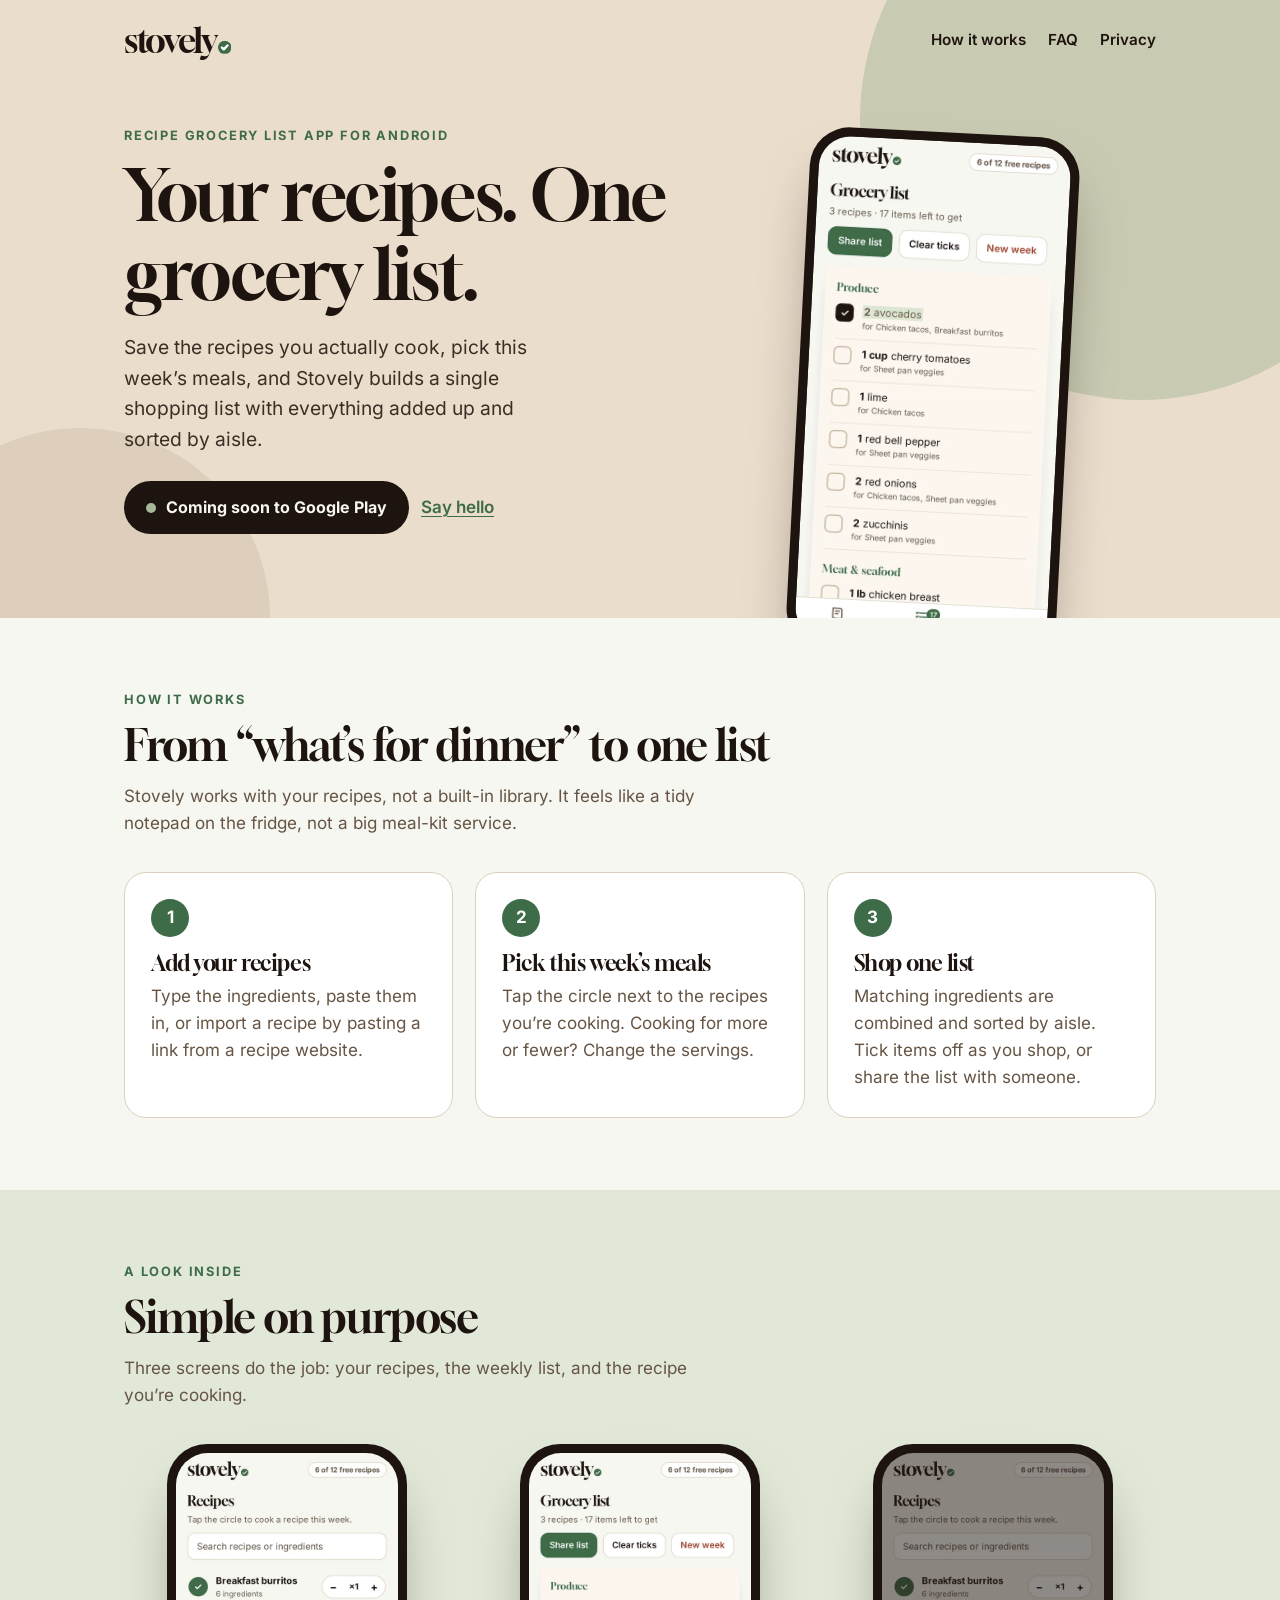
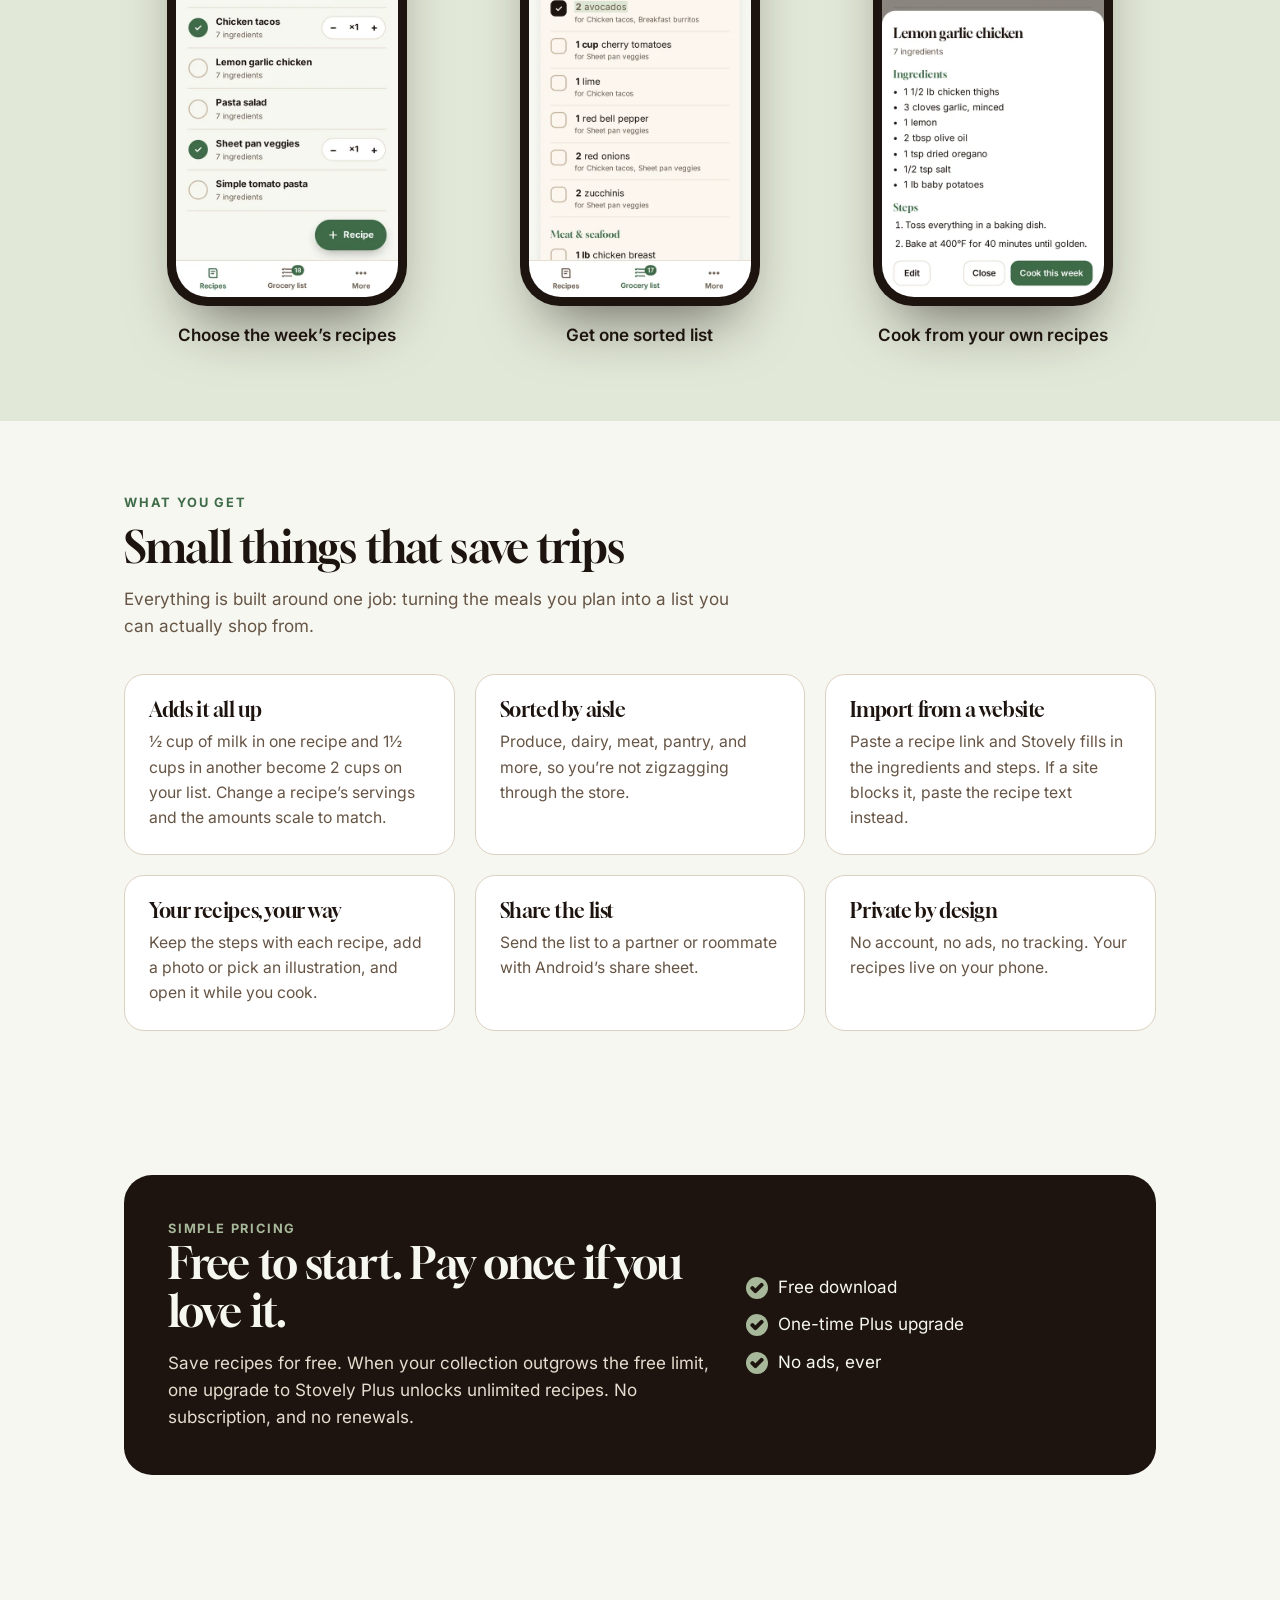
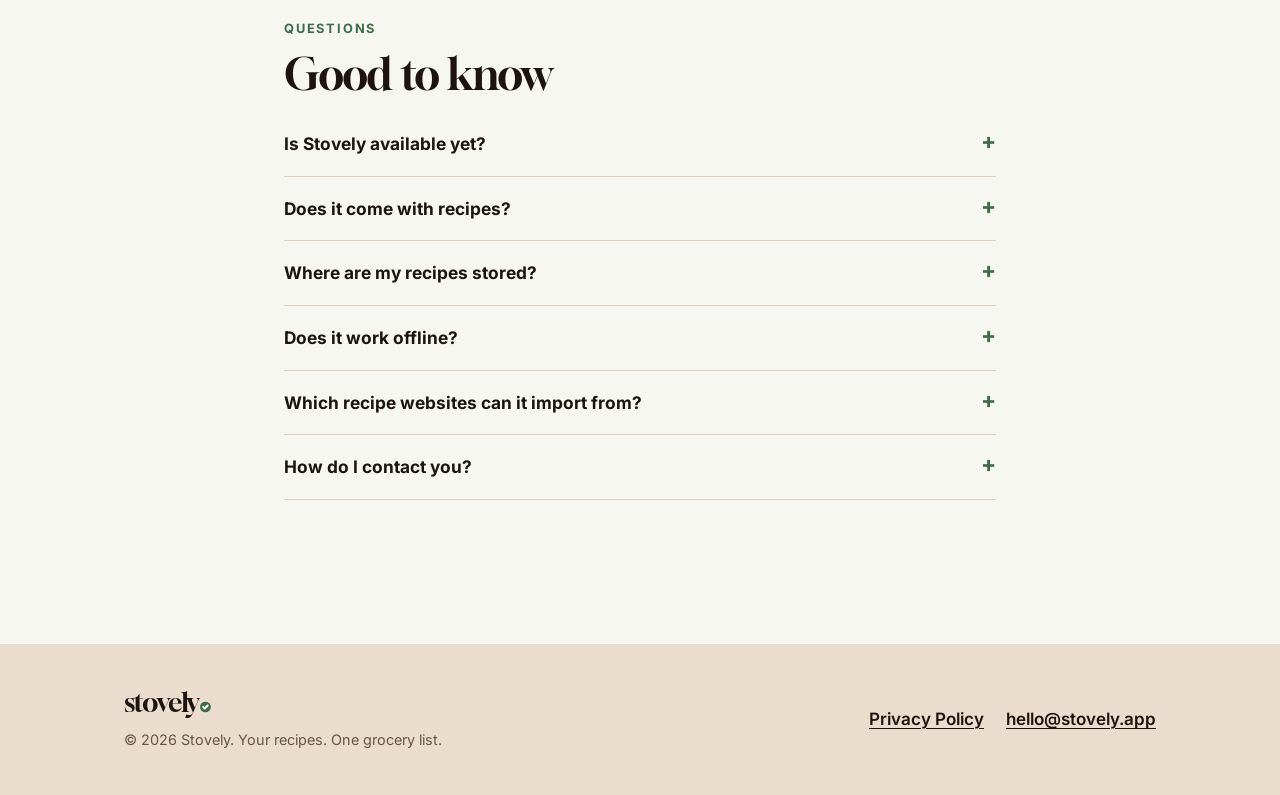
<file: index.html>
<!doctype html>
<html lang="en">
<head>
<meta charset="utf-8">
<meta name="viewport" content="width=device-width, initial-scale=1">
<title>Stovely: Recipe Grocery List</title>
<meta name="description" content="Stovely turns the recipes you actually cook into one combined grocery list, sorted by aisle. No account, no ads, and your recipes stay on your phone. Coming soon to Android.">
<link rel="canonical" href="https://stovely.app/">
<meta name="theme-color" content="#EBDDCC">
<meta name="color-scheme" content="light">
<link rel="icon" href="favicon-green.svg" type="image/svg+xml">
<link rel="icon" href="favicon-green-32.png" sizes="32x32" type="image/png">
<link rel="icon" href="favicon-green-48.png" sizes="48x48" type="image/png">
<link rel="shortcut icon" href="favicon.ico">
<link rel="apple-touch-icon" href="apple-touch-icon.png">
<meta property="og:type" content="website">
<meta property="og:site_name" content="Stovely">
<meta property="og:title" content="Stovely: Recipe Grocery List">
<meta property="og:description" content="Your recipes. One grocery list. Coming soon to Android.">
<meta property="og:url" content="https://stovely.app/">
<meta property="og:image" content="https://stovely.app/og-image.png">
<meta name="twitter:card" content="summary_large_image">
<link rel="preload" href="gloock-latin-400-normal.woff2" as="font" type="font/woff2" crossorigin>
<link rel="stylesheet" href="site.css?v=2">
</head>
<body>
<a class="skip" href="#main">Skip to content</a>

<div class="hero">
  <div class="wrap">
    <header class="site-head">
      <a class="wordmark" href="/" aria-label="Stovely home">stovely<svg viewBox="0 0 24 24" aria-hidden="true"><circle cx="12" cy="12" r="12" fill="#3E6B48"/><path d="M6.99 12.17L10.22 15.39L17.01 8.61" fill="none" stroke="#fff" stroke-width="4.32" stroke-linecap="round" stroke-linejoin="round"/></svg></a>
      <nav class="site-nav" aria-label="Main">
        <a href="#how">How it works</a>
        <a href="#faq">FAQ</a>
        <a href="privacy.html">Privacy</a>
      </nav>
    </header>

    <div class="hero-grid" id="main">
      <div class="hero-copy">
        <p class="eyebrow">Recipe grocery list app for Android</p>
        <h1>Your recipes. One grocery list.</h1>
        <p class="lede">Save the recipes you actually cook, pick this week&rsquo;s meals, and Stovely builds a single shopping list with everything added up and sorted by aisle.</p>
        <div class="cta-row">
          <span class="pill-soon"><i aria-hidden="true"></i>Coming soon to Google Play</span>
          <a class="link-quiet" href="mailto:hello@stovely.app">Say hello</a>
        </div>
      </div>
      <div class="phone-crop">
        <div class="phone"><img src="phone-list.webp" alt="The Stovely grocery list, with ingredients from three recipes combined and sorted by aisle"></div>
      </div>
    </div>
  </div>
</div>

<main>
  <section id="how">
    <div class="wrap">
      <p class="eyebrow">How it works</p>
      <h2>From &ldquo;what&rsquo;s for dinner&rdquo; to one list</h2>
      <p class="section-lede">Stovely works with your recipes, not a built-in library. It feels like a tidy notepad on the fridge, not a big meal-kit service.</p>
      <ol class="steps">
        <li><h3>Add your recipes</h3><p>Type the ingredients, paste them in, or import a recipe by pasting a link from a recipe website.</p></li>
        <li><h3>Pick this week&rsquo;s meals</h3><p>Tap the circle next to the recipes you&rsquo;re cooking. Cooking for more or fewer? Change the servings.</p></li>
        <li><h3>Shop one list</h3><p>Matching ingredients are combined and sorted by aisle. Tick items off as you shop, or share the list with someone.</p></li>
      </ol>
    </div>
  </section>

  <section class="shots" aria-labelledby="see">
    <div class="wrap">
      <p class="eyebrow">A look inside</p>
      <h2 id="see">Simple on purpose</h2>
      <p class="section-lede">Three screens do the job: your recipes, the weekly list, and the recipe you&rsquo;re cooking.</p>
      <div class="shots-grid">
        <figure><div class="phone"><img src="phone-recipes.webp" loading="lazy" alt="Stovely recipe list with three recipes selected for the week"></div><figcaption>Choose the week&rsquo;s recipes</figcaption></figure>
        <figure><div class="phone"><img src="phone-list.webp" loading="lazy" alt="Stovely grocery list sorted by aisle"></div><figcaption>Get one sorted list</figcaption></figure>
        <figure><div class="phone"><img src="phone-recipe.webp" loading="lazy" alt="A recipe open in Stovely with its ingredients and steps"></div><figcaption>Cook from your own recipes</figcaption></figure>
      </div>
    </div>
  </section>

  <section id="features">
    <div class="wrap">
      <p class="eyebrow">What you get</p>
      <h2>Small things that save trips</h2>
      <p class="section-lede">Everything is built around one job: turning the meals you plan into a list you can actually shop from.</p>
      <div class="feat">
        <article><h3>Adds it all up</h3><p>&frac12; cup of milk in one recipe and 1&frac12; cups in another become 2 cups on your list. Change a recipe&rsquo;s servings and the amounts scale to match.</p></article>
        <article><h3>Sorted by aisle</h3><p>Produce, dairy, meat, pantry, and more, so you&rsquo;re not zigzagging through the store.</p></article>
        <article><h3>Import from a website</h3><p>Paste a recipe link and Stovely fills in the ingredients and steps. If a site blocks it, paste the recipe text instead.</p></article>
        <article><h3>Your recipes, your way</h3><p>Keep the steps with each recipe, add a photo or pick an illustration, and open it while you cook.</p></article>
        <article><h3>Share the list</h3><p>Send the list to a partner or roommate with Android&rsquo;s share sheet.</p></article>
        <article><h3>Private by design</h3><p>No account, no ads, no tracking. Your recipes live on your phone.</p></article>
      </div>
    </div>
  </section>

  <section>
    <div class="wrap">
      <div class="price">
        <div>
          <p class="eyebrow" style="color:var(--sage)">Simple pricing</p>
          <h2>Free to start. Pay once if you love it.</h2>
          <p>Save recipes for free. When your collection outgrows the free limit, one upgrade to Stovely Plus unlocks unlimited recipes. No subscription, and no renewals.</p>
        </div>
        <ul>
          <li><svg viewBox="0 0 24 24" aria-hidden="true"><circle cx="12" cy="12" r="12" fill="#A7B89A"/><path d="M6.99 12.17L10.22 15.39L17.01 8.61" fill="none" stroke="#1E140F" stroke-width="4.32" stroke-linecap="round" stroke-linejoin="round"/></svg>Free download</li>
          <li><svg viewBox="0 0 24 24" aria-hidden="true"><circle cx="12" cy="12" r="12" fill="#A7B89A"/><path d="M6.99 12.17L10.22 15.39L17.01 8.61" fill="none" stroke="#1E140F" stroke-width="4.32" stroke-linecap="round" stroke-linejoin="round"/></svg>One-time Plus upgrade</li>
          <li><svg viewBox="0 0 24 24" aria-hidden="true"><circle cx="12" cy="12" r="12" fill="#A7B89A"/><path d="M6.99 12.17L10.22 15.39L17.01 8.61" fill="none" stroke="#1E140F" stroke-width="4.32" stroke-linecap="round" stroke-linejoin="round"/></svg>No ads, ever</li>
        </ul>
      </div>
    </div>
  </section>

  <section id="faq">
    <div class="wrap faq">
      <p class="eyebrow">Questions</p>
      <h2>Good to know</h2>
      <details><summary>Is Stovely available yet?</summary><p>Not yet. It&rsquo;s coming soon to Google Play for Android phones. There is no iPhone version at the moment.</p></details>
      <details><summary>Does it come with recipes?</summary><p>No. Stovely works with the recipes you add yourself, so your list always matches what you actually cook.</p></details>
      <details><summary>Where are my recipes stored?</summary><p>On your phone. Stovely has no accounts and no servers for your recipes, so we never see them. You can save a backup from the More screen.</p></details>
      <details><summary>Does it work offline?</summary><p>Yes. Your recipes and lists work without a connection. You only need to be online to import a recipe from a website or to buy Plus.</p></details>
      <details><summary>Which recipe websites can it import from?</summary><p>Most sites that publish standard recipe data. Some sites block apps, and Stovely will tell you when that happens so you can paste the recipe text instead.</p></details>
      <details><summary>How do I contact you?</summary><p>Email <a href="mailto:hello@stovely.app">hello@stovely.app</a>.</p></details>
    </div>
  </section>
</main>

<footer class="site-foot">
  <div class="wrap foot-grid">
    <div>
      <a class="wordmark" href="/" aria-label="Stovely home" style="font-size:1.7rem">stovely<svg viewBox="0 0 24 24" aria-hidden="true"><circle cx="12" cy="12" r="12" fill="#3E6B48"/><path d="M6.99 12.17L10.22 15.39L17.01 8.61" fill="none" stroke="#fff" stroke-width="4.32" stroke-linecap="round" stroke-linejoin="round"/></svg></a>
      <p class="small" style="margin:8px 0 0">&copy; 2026 Stovely. Your recipes. One grocery list.</p>
    </div>
    <nav class="foot-links" aria-label="Footer">
      <a href="privacy.html">Privacy Policy</a>
      <a href="mailto:hello@stovely.app">hello@stovely.app</a>
    </nav>
  </div>
</footer>
</body>
</html>
</file>
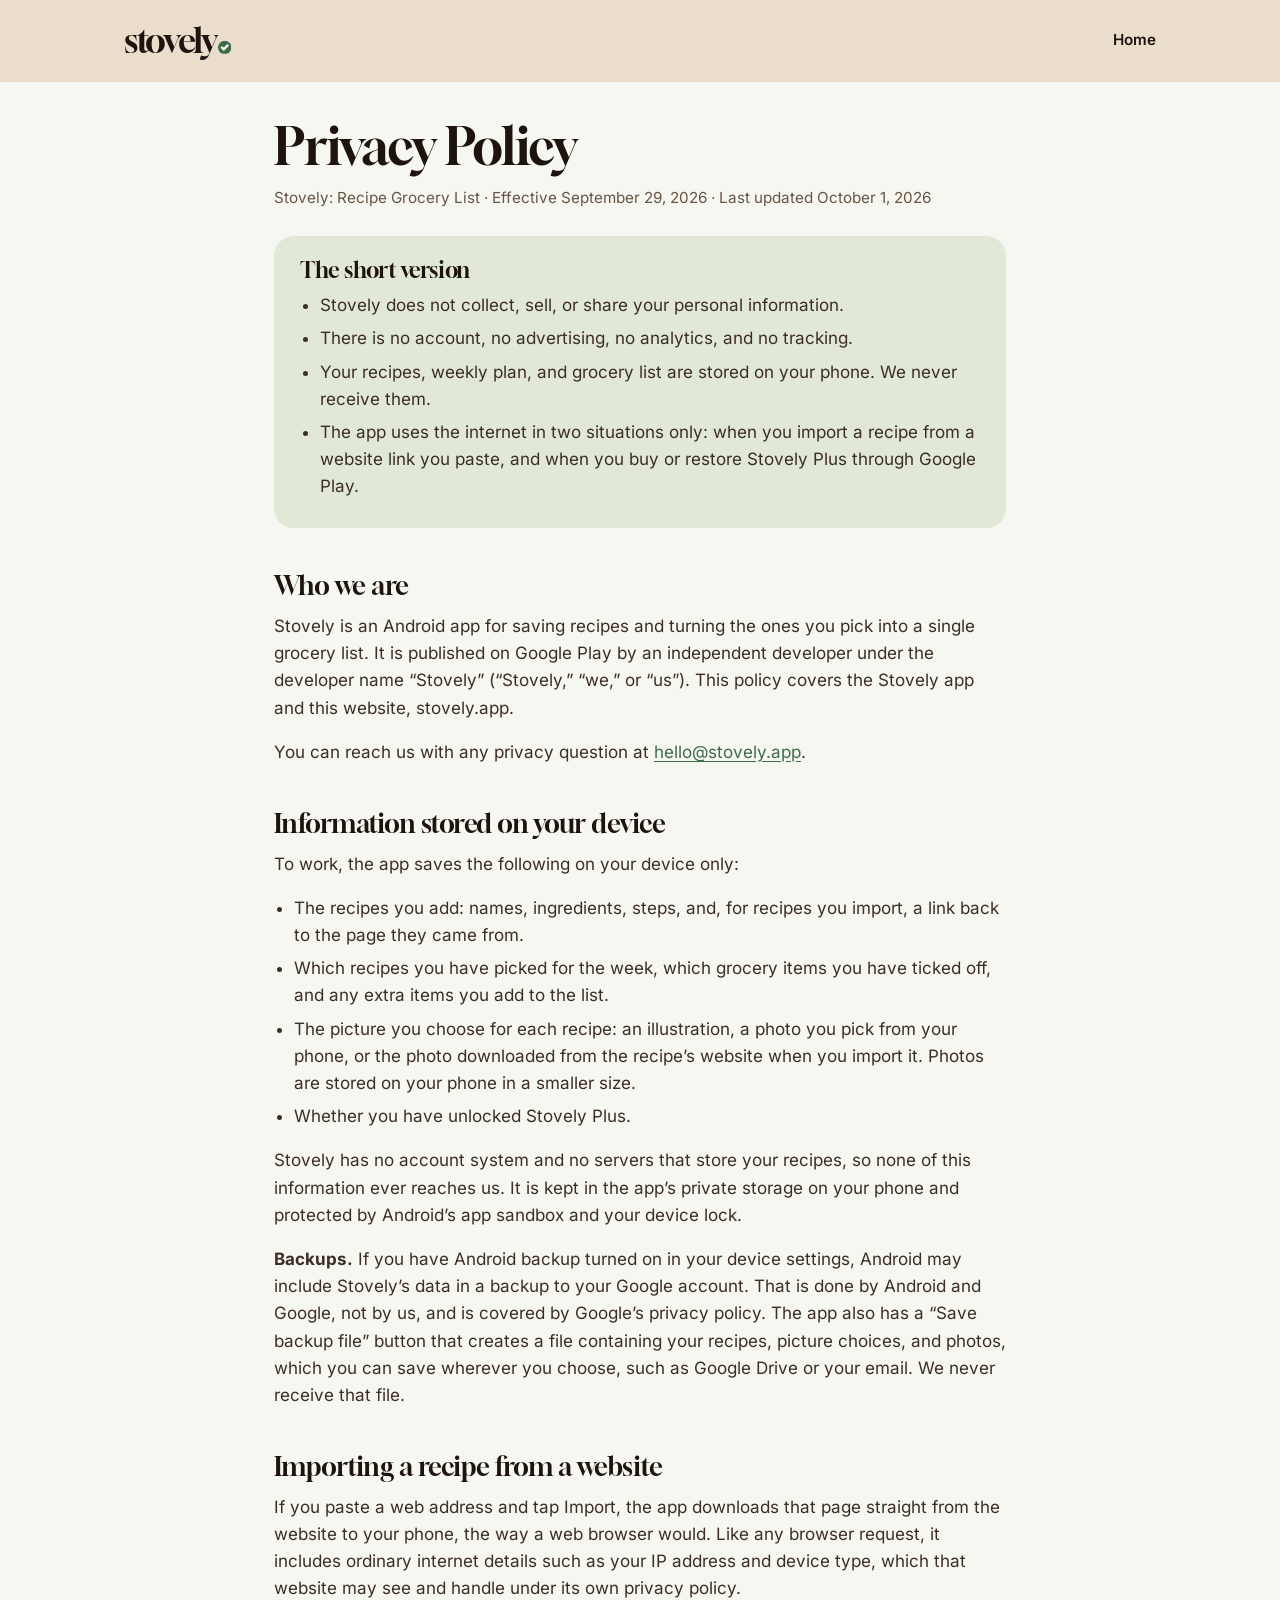
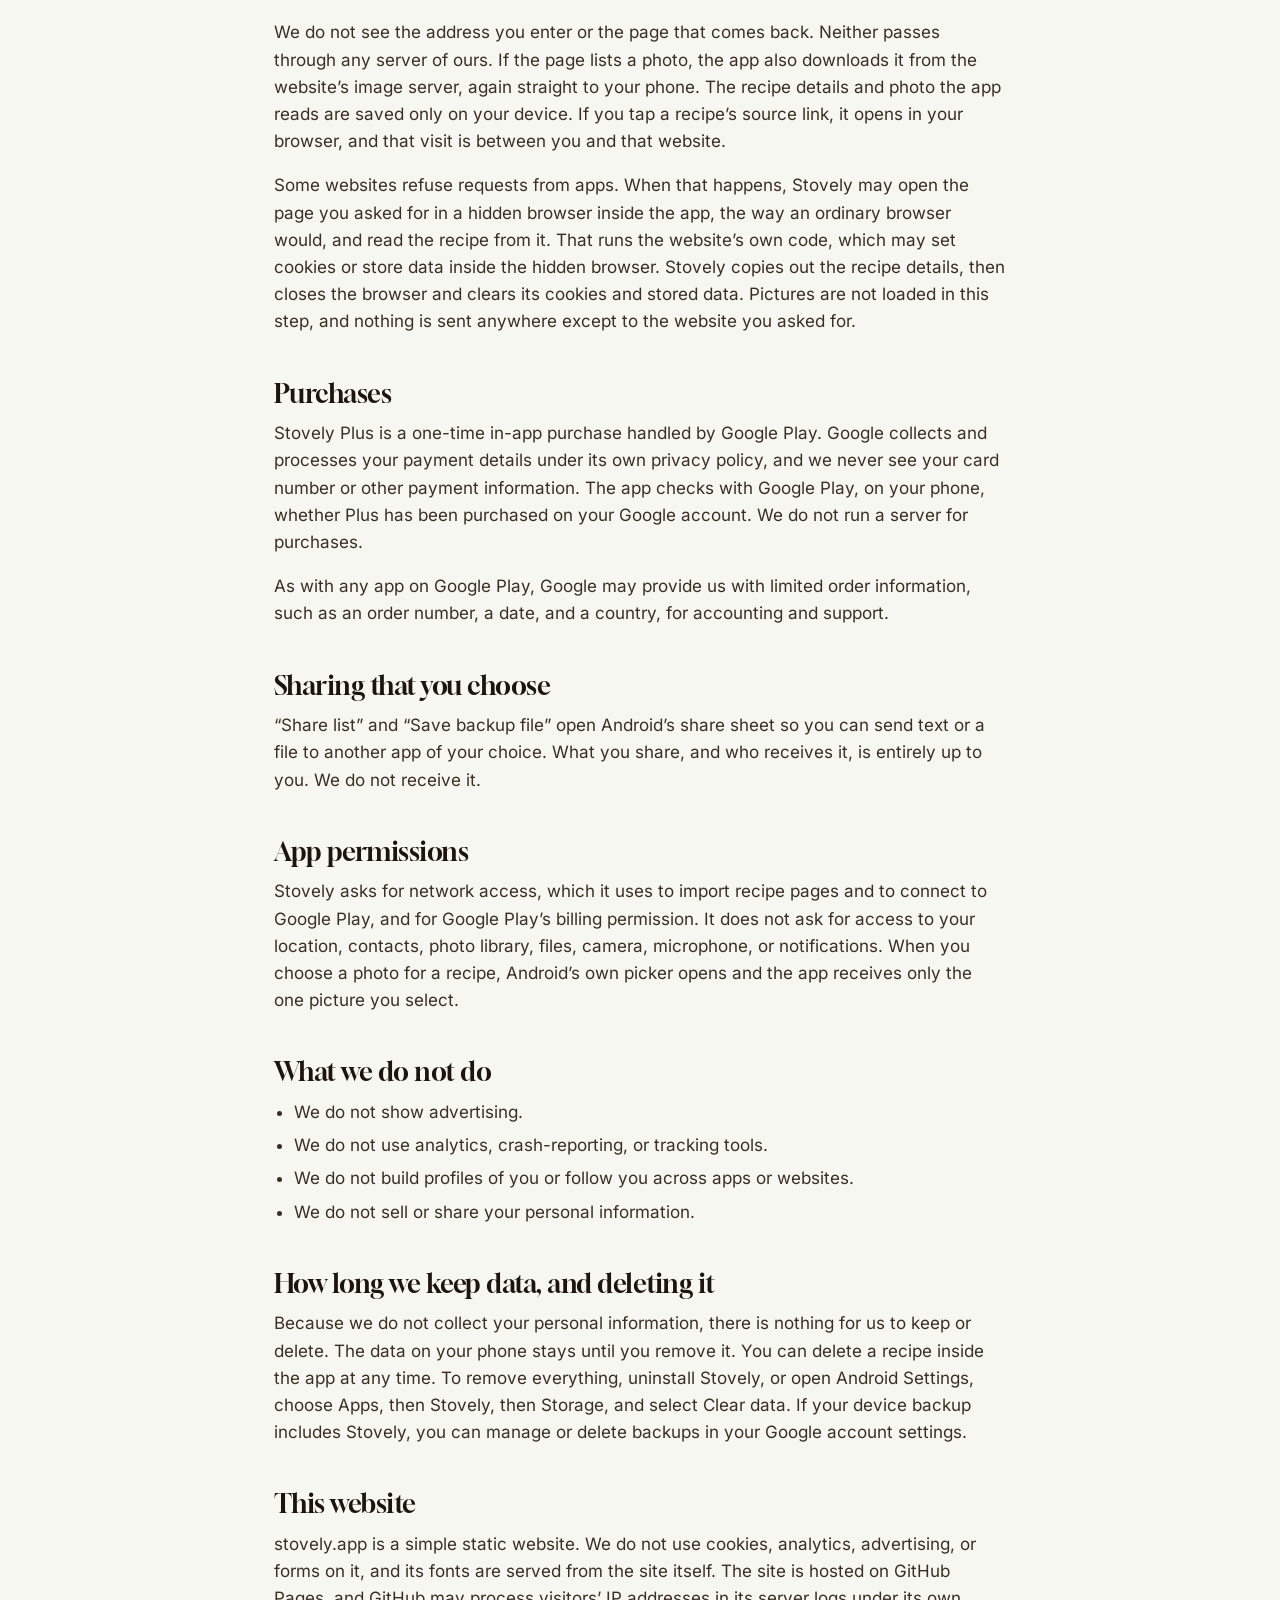
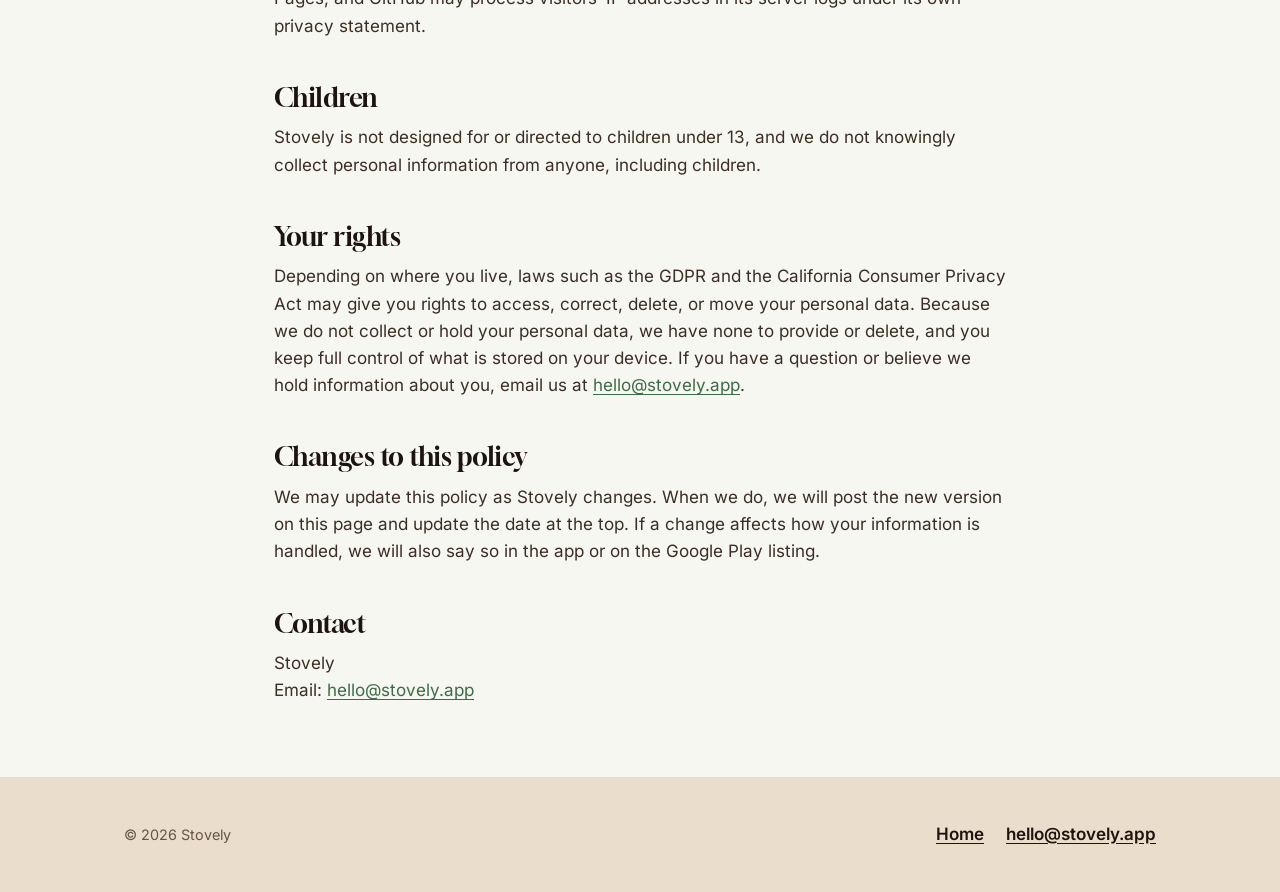
<file: privacy.html>
<!doctype html>
<html lang="en">
<head>
<meta charset="utf-8">
<meta name="viewport" content="width=device-width, initial-scale=1">
<title>Privacy Policy | Stovely</title>
<meta name="description" content="Privacy Policy for Stovely: Recipe Grocery List. Stovely does not collect, sell, or share your personal information.">
<link rel="canonical" href="https://stovely.app/privacy.html">
<meta name="theme-color" content="#EBDDCC">
<meta name="color-scheme" content="light">
<link rel="icon" href="favicon-green.svg" type="image/svg+xml">
<link rel="icon" href="favicon-green-32.png" sizes="32x32" type="image/png">
<link rel="icon" href="favicon-green-48.png" sizes="48x48" type="image/png">
<link rel="shortcut icon" href="favicon.ico">
<link rel="apple-touch-icon" href="apple-touch-icon.png">
<link rel="stylesheet" href="site.css?v=2">
</head>
<body>
<a class="skip" href="#main">Skip to content</a>
<div style="background:var(--cream)">
  <div class="wrap">
    <header class="site-head">
      <a class="wordmark" href="./" aria-label="Stovely home">stovely<svg viewBox="0 0 24 24" aria-hidden="true"><circle cx="12" cy="12" r="12" fill="#3E6B48"/><path d="M6.99 12.17L10.22 15.39L17.01 8.61" fill="none" stroke="#fff" stroke-width="4.32" stroke-linecap="round" stroke-linejoin="round"/></svg></a>
      <nav class="site-nav" aria-label="Main"><a href="./">Home</a></nav>
    </header>
  </div>
</div>

<main class="doc" id="main">
  <div class="wrap">
    <h1>Privacy Policy</h1>
    <p class="meta">Stovely: Recipe Grocery List &middot; Effective September 29, 2026 &middot; Last updated October 1, 2026</p>

    <div class="callout">
      <h2>The short version</h2>
      <ul>
        <li>Stovely does not collect, sell, or share your personal information.</li>
        <li>There is no account, no advertising, no analytics, and no tracking.</li>
        <li>Your recipes, weekly plan, and grocery list are stored on your phone. We never receive them.</li>
        <li>The app uses the internet in two situations only: when you import a recipe from a website link you paste, and when you buy or restore Stovely Plus through Google Play.</li>
      </ul>
    </div>

    <h2>Who we are</h2>
    <p>Stovely is an Android app for saving recipes and turning the ones you pick into a single grocery list. It is published on Google Play by an independent developer under the developer name &ldquo;Stovely&rdquo; (&ldquo;Stovely,&rdquo; &ldquo;we,&rdquo; or &ldquo;us&rdquo;). This policy covers the Stovely app and this website, stovely.app.</p>
    <p>You can reach us with any privacy question at <a href="mailto:hello@stovely.app">hello@stovely.app</a>.</p>

    <h2>Information stored on your device</h2>
    <p>To work, the app saves the following on your device only:</p>
    <ul>
      <li>The recipes you add: names, ingredients, steps, and, for recipes you import, a link back to the page they came from.</li>
      <li>Which recipes you have picked for the week, which grocery items you have ticked off, and any extra items you add to the list.</li>
      <li>The picture you choose for each recipe: an illustration, a photo you pick from your phone, or the photo downloaded from the recipe&rsquo;s website when you import it. Photos are stored on your phone in a smaller size.</li>
      <li>Whether you have unlocked Stovely Plus.</li>
    </ul>
    <p>Stovely has no account system and no servers that store your recipes, so none of this information ever reaches us. It is kept in the app&rsquo;s private storage on your phone and protected by Android&rsquo;s app sandbox and your device lock.</p>
    <p><strong>Backups.</strong> If you have Android backup turned on in your device settings, Android may include Stovely&rsquo;s data in a backup to your Google account. That is done by Android and Google, not by us, and is covered by Google&rsquo;s privacy policy. The app also has a &ldquo;Save backup file&rdquo; button that creates a file containing your recipes, picture choices, and photos, which you can save wherever you choose, such as Google Drive or your email. We never receive that file.</p>

    <h2>Importing a recipe from a website</h2>
    <p>If you paste a web address and tap Import, the app downloads that page straight from the website to your phone, the way a web browser would. Like any browser request, it includes ordinary internet details such as your IP address and device type, which that website may see and handle under its own privacy policy.</p>
    <p>We do not see the address you enter or the page that comes back. Neither passes through any server of ours. If the page lists a photo, the app also downloads it from the website&rsquo;s image server, again straight to your phone. The recipe details and photo the app reads are saved only on your device. If you tap a recipe&rsquo;s source link, it opens in your browser, and that visit is between you and that website.</p>
    <p>Some websites refuse requests from apps. When that happens, Stovely may open the page you asked for in a hidden browser inside the app, the way an ordinary browser would, and read the recipe from it. That runs the website&rsquo;s own code, which may set cookies or store data inside the hidden browser. Stovely copies out the recipe details, then closes the browser and clears its cookies and stored data. Pictures are not loaded in this step, and nothing is sent anywhere except to the website you asked for.</p>

    <h2>Purchases</h2>
    <p>Stovely Plus is a one-time in-app purchase handled by Google Play. Google collects and processes your payment details under its own privacy policy, and we never see your card number or other payment information. The app checks with Google Play, on your phone, whether Plus has been purchased on your Google account. We do not run a server for purchases.</p>
    <p>As with any app on Google Play, Google may provide us with limited order information, such as an order number, a date, and a country, for accounting and support.</p>

    <h2>Sharing that you choose</h2>
    <p>&ldquo;Share list&rdquo; and &ldquo;Save backup file&rdquo; open Android&rsquo;s share sheet so you can send text or a file to another app of your choice. What you share, and who receives it, is entirely up to you. We do not receive it.</p>

    <h2>App permissions</h2>
    <p>Stovely asks for network access, which it uses to import recipe pages and to connect to Google Play, and for Google Play&rsquo;s billing permission. It does not ask for access to your location, contacts, photo library, files, camera, microphone, or notifications. When you choose a photo for a recipe, Android&rsquo;s own picker opens and the app receives only the one picture you select.</p>

    <h2>What we do not do</h2>
    <ul>
      <li>We do not show advertising.</li>
      <li>We do not use analytics, crash-reporting, or tracking tools.</li>
      <li>We do not build profiles of you or follow you across apps or websites.</li>
      <li>We do not sell or share your personal information.</li>
    </ul>

    <h2>How long we keep data, and deleting it</h2>
    <p>Because we do not collect your personal information, there is nothing for us to keep or delete. The data on your phone stays until you remove it. You can delete a recipe inside the app at any time. To remove everything, uninstall Stovely, or open Android Settings, choose Apps, then Stovely, then Storage, and select Clear data. If your device backup includes Stovely, you can manage or delete backups in your Google account settings.</p>

    <h2>This website</h2>
    <p>stovely.app is a simple static website. We do not use cookies, analytics, advertising, or forms on it, and its fonts are served from the site itself. The site is hosted on GitHub Pages, and GitHub may process visitors&rsquo; IP addresses in its server logs under its own privacy statement.</p>

    <h2>Children</h2>
    <p>Stovely is not designed for or directed to children under 13, and we do not knowingly collect personal information from anyone, including children.</p>

    <h2>Your rights</h2>
    <p>Depending on where you live, laws such as the GDPR and the California Consumer Privacy Act may give you rights to access, correct, delete, or move your personal data. Because we do not collect or hold your personal data, we have none to provide or delete, and you keep full control of what is stored on your device. If you have a question or believe we hold information about you, email us at <a href="mailto:hello@stovely.app">hello@stovely.app</a>.</p>

    <h2>Changes to this policy</h2>
    <p>We may update this policy as Stovely changes. When we do, we will post the new version on this page and update the date at the top. If a change affects how your information is handled, we will also say so in the app or on the Google Play listing.</p>

    <h2>Contact</h2>
    <p>Stovely<br>Email: <a href="mailto:hello@stovely.app">hello@stovely.app</a></p>
  </div>
</main>

<footer class="site-foot">
  <div class="wrap foot-grid">
    <p class="small" style="margin:0">&copy; 2026 Stovely</p>
    <nav class="foot-links" aria-label="Footer">
      <a href="./">Home</a>
      <a href="mailto:hello@stovely.app">hello@stovely.app</a>
    </nav>
  </div>
</footer>
</body>
</html>
</file>
<file: site.css>
@font-face{font-family:"Gloock";font-weight:400;font-style:normal;font-display:swap;src:url(gloock-latin-400-normal.woff2) format("woff2")}
@font-face{font-family:"Inter";font-weight:400;font-style:normal;font-display:swap;src:url(inter-latin-400-normal.woff2) format("woff2")}
@font-face{font-family:"Inter";font-weight:600;font-style:normal;font-display:swap;src:url(inter-latin-600-normal.woff2) format("woff2")}
@font-face{font-family:"Inter";font-weight:700;font-style:normal;font-display:swap;src:url(inter-latin-700-normal.woff2) format("woff2")}

:root{
  --paper:#F6F7F1; --cream:#EBDDCC; --ink:#1E140F; --muted:#665545; --line:#DDD0BF;
  --herb:#3E6B48; --herb-dark:#2F5138; --sage:#A7B89A; --sage-soft:#E1E8D8; --taupe:#C9B8A3; --white:#FFFFFF;
  --serif:"Gloock", Georgia, "Times New Roman", serif;
  --sans:"Inter", system-ui, -apple-system, "Segoe UI", Roboto, sans-serif;
  --max:1080px;
  color-scheme:light;
}
*,*::before,*::after{box-sizing:border-box}
html{scroll-behavior:smooth}
body{margin:0;background:var(--paper);color:var(--ink);font-family:var(--sans);font-size:17px;line-height:1.6;-webkit-font-smoothing:antialiased}
img{max-width:100%;height:auto;display:block}
a{color:var(--herb);text-underline-offset:3px}
a:hover{color:var(--herb-dark)}
:focus-visible{outline:3px solid var(--herb);outline-offset:3px;border-radius:6px}
h1,h2,h3{font-family:var(--serif);font-weight:400;letter-spacing:-.02em;line-height:1.12;margin:0}
p{margin:0 0 1em}
.wrap{max-width:var(--max);margin:0 auto;padding:0 24px}
.skip{position:absolute;left:-999px;top:8px;background:var(--ink);color:var(--paper);padding:10px 16px;border-radius:8px;z-index:20}
.skip:focus{left:12px}

/* Header */
.site-head{display:flex;align-items:center;justify-content:space-between;gap:16px;padding:22px 0}
.wordmark{display:inline-flex;align-items:baseline;gap:.06em;font-family:var(--serif);font-size:2.1rem;letter-spacing:-.04em;line-height:1;color:var(--ink);text-decoration:none}
.wordmark svg{width:.4em;height:.4em;flex:none;transform:translateY(.02em)}
.site-nav{display:flex;gap:22px;font-weight:600;font-size:.95rem}
.site-nav a{color:var(--ink);text-decoration:none;padding:6px 0;border-bottom:2px solid transparent}
.site-nav a:hover{border-color:var(--herb)}

/* Hero */
.hero{background:var(--cream);position:relative;overflow:hidden}
.hero::before{content:"";position:absolute;right:-140px;top:-160px;width:560px;height:560px;border-radius:50%;background:var(--sage);opacity:.5}
.hero::after{content:"";position:absolute;left:-110px;bottom:-190px;width:380px;height:380px;border-radius:50%;background:var(--taupe);opacity:.4}
.hero .wrap{position:relative;z-index:1}
.hero-grid{display:grid;grid-template-columns:1.1fr .9fr;gap:40px;align-items:end;padding:36px 0 0}
.hero-copy{padding-bottom:84px}
.phone-crop{height:500px;overflow:hidden;display:flex;justify-content:center;align-items:flex-start;padding-top:14px}
.phone-crop .phone{flex:none;margin:0}
.hero h1{font-size:clamp(2.6rem,6vw,4.4rem);margin:8px 0 18px}
.lede{font-size:1.2rem;color:#3c2e25;max-width:34ch}
.cta-row{display:flex;flex-wrap:wrap;gap:12px;align-items:center;margin-top:26px}
.pill-soon{display:inline-flex;align-items:center;gap:10px;background:var(--ink);color:var(--paper);padding:14px 22px;border-radius:999px;font-weight:700;font-size:1rem}
.pill-soon i{width:10px;height:10px;border-radius:50%;background:var(--sage);display:inline-block}
.link-quiet{font-weight:600}
.phone{width:min(270px,70vw);margin:0 auto;background:var(--ink);border-radius:40px;padding:9px;box-shadow:0 34px 60px -24px rgba(30,20,15,.6);transform:rotate(3deg)}
.phone img{border-radius:32px;width:100%;aspect-ratio:1/2}

/* Sections */
section{padding:72px 0}
.eyebrow{font-size:.8rem;font-weight:700;letter-spacing:.14em;text-transform:uppercase;color:var(--herb);margin-bottom:10px}
h2{font-size:clamp(1.9rem,4vw,2.7rem);margin-bottom:14px}
.section-lede{color:var(--muted);max-width:56ch;margin-bottom:34px}

.steps{display:grid;grid-template-columns:repeat(3,1fr);gap:22px;list-style:none;margin:0;padding:0;counter-reset:s}
.steps li{background:var(--white);border:1px solid var(--line);border-radius:22px;padding:26px;counter-increment:s}
.steps li::before{content:counter(s);display:grid;place-items:center;width:38px;height:38px;border-radius:50%;background:var(--herb);color:#fff;font-weight:700;margin-bottom:14px}
.steps h3{font-size:1.35rem;margin-bottom:8px}
.steps p{color:var(--muted);margin:0}

.shots{background:var(--sage-soft)}
.shots-grid{display:grid;grid-template-columns:repeat(3,1fr);gap:28px;align-items:start}
.shots .phone{transform:none;width:min(240px,100%)}
.shots figure{margin:0;text-align:center}
.shots figcaption{margin-top:16px;font-weight:600}

.feat{display:grid;grid-template-columns:repeat(3,1fr);gap:20px}
.feat article{background:var(--white);border:1px solid var(--line);border-radius:20px;padding:24px}
.feat h3{font-size:1.25rem;margin-bottom:8px}
.feat p{color:var(--muted);margin:0;font-size:.98rem}

.price{background:var(--ink);color:var(--paper);border-radius:28px;padding:44px;display:grid;grid-template-columns:1.2fr .8fr;gap:30px;align-items:center}
.price h2{color:var(--paper)}
.price p{color:#e6dccf;margin:0}
.price ul{margin:0;padding:0;list-style:none;display:grid;gap:10px}
.price li{display:flex;gap:10px;align-items:flex-start}
.price li svg{flex:none;width:22px;height:22px;margin-top:3px}

.faq{max-width:760px}
details{border-bottom:1px solid var(--line);padding:18px 0}
summary{cursor:pointer;font-weight:700;font-size:1.08rem;list-style:none;display:flex;justify-content:space-between;gap:16px}
summary::-webkit-details-marker{display:none}
summary::after{content:"+";font-size:1.4rem;line-height:1;color:var(--herb)}
details[open] summary::after{content:"\2212"}
details p{margin:12px 0 0;color:var(--muted)}

/* Footer */
.site-foot{background:var(--cream);padding:44px 0;margin-top:72px}
.foot-grid{display:flex;flex-wrap:wrap;gap:24px;justify-content:space-between;align-items:center}
.foot-links{display:flex;flex-wrap:wrap;gap:22px;font-weight:600}
.foot-links a{color:var(--ink)}
.small{font-size:.9rem;color:var(--muted)}

/* Policy pages */
.doc{padding:36px 0 0}
.doc .wrap{max-width:780px}
.doc h1{font-size:clamp(2.2rem,5vw,3.2rem);margin-bottom:10px}
.doc h2{font-size:1.6rem;margin:44px 0 12px}
.doc p,.doc li{color:#3c2e25}
.doc ul{padding-left:1.2em;margin:0 0 1em}
.doc li{margin:6px 0}
.doc .meta{color:var(--muted);font-size:.95rem;margin-bottom:26px}
.callout{background:var(--sage-soft);border-radius:20px;padding:22px 26px;margin:26px 0}
.callout h2{margin:0 0 10px;font-size:1.35rem}
.callout ul{margin:0}

@media (max-width:860px){
  .hero-grid{grid-template-columns:1fr;gap:8px}
  .hero-copy{padding-bottom:28px}
  .phone-crop{height:430px}
  .hero::before{width:380px;height:380px;right:-130px;top:-150px}
  .steps,.feat,.shots-grid{grid-template-columns:1fr}
  .price{grid-template-columns:1fr;padding:32px 26px}
  .shots .phone{margin:0 auto}
  section{padding:56px 0}
  .lede{max-width:none}
}
@media (max-width:520px){
  body{font-size:16px}
  .wrap{padding:0 20px}
  .site-nav{gap:14px}
}
@media (prefers-reduced-motion:reduce){html{scroll-behavior:auto}}
</file>
